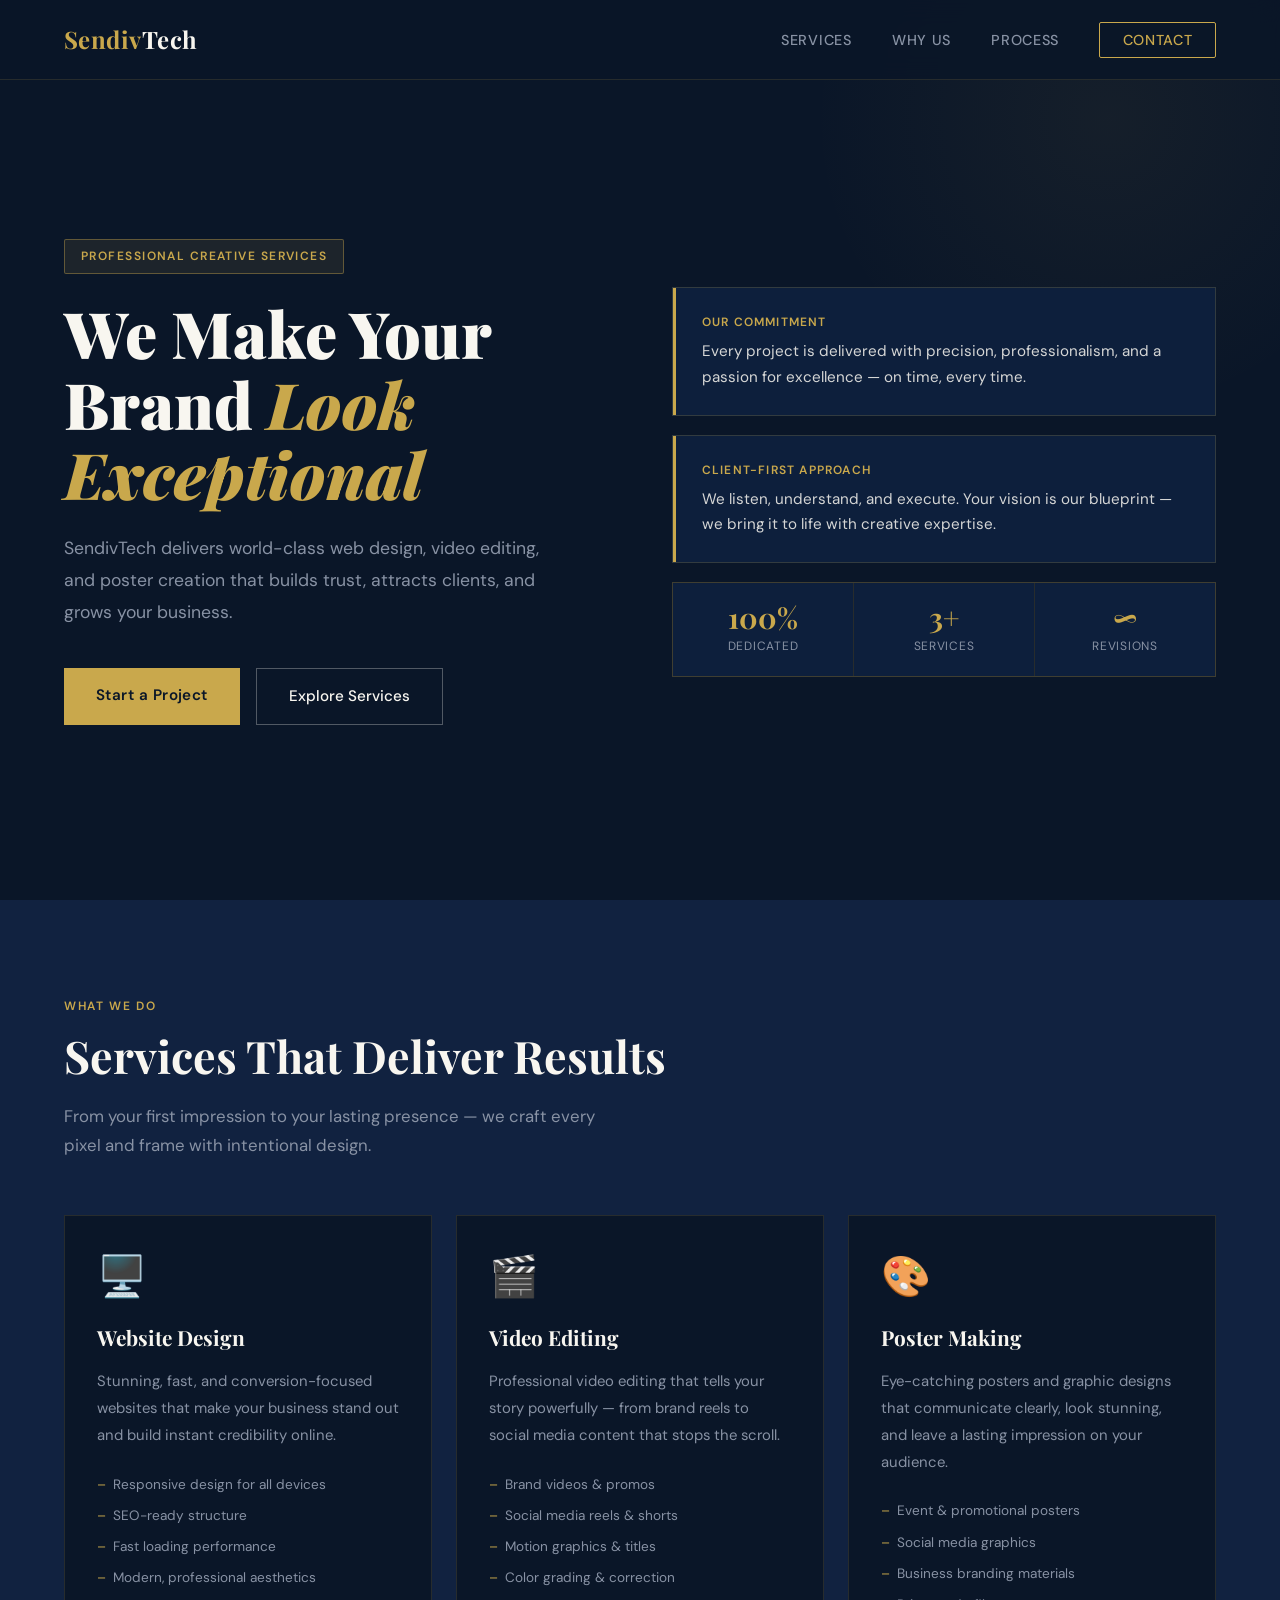
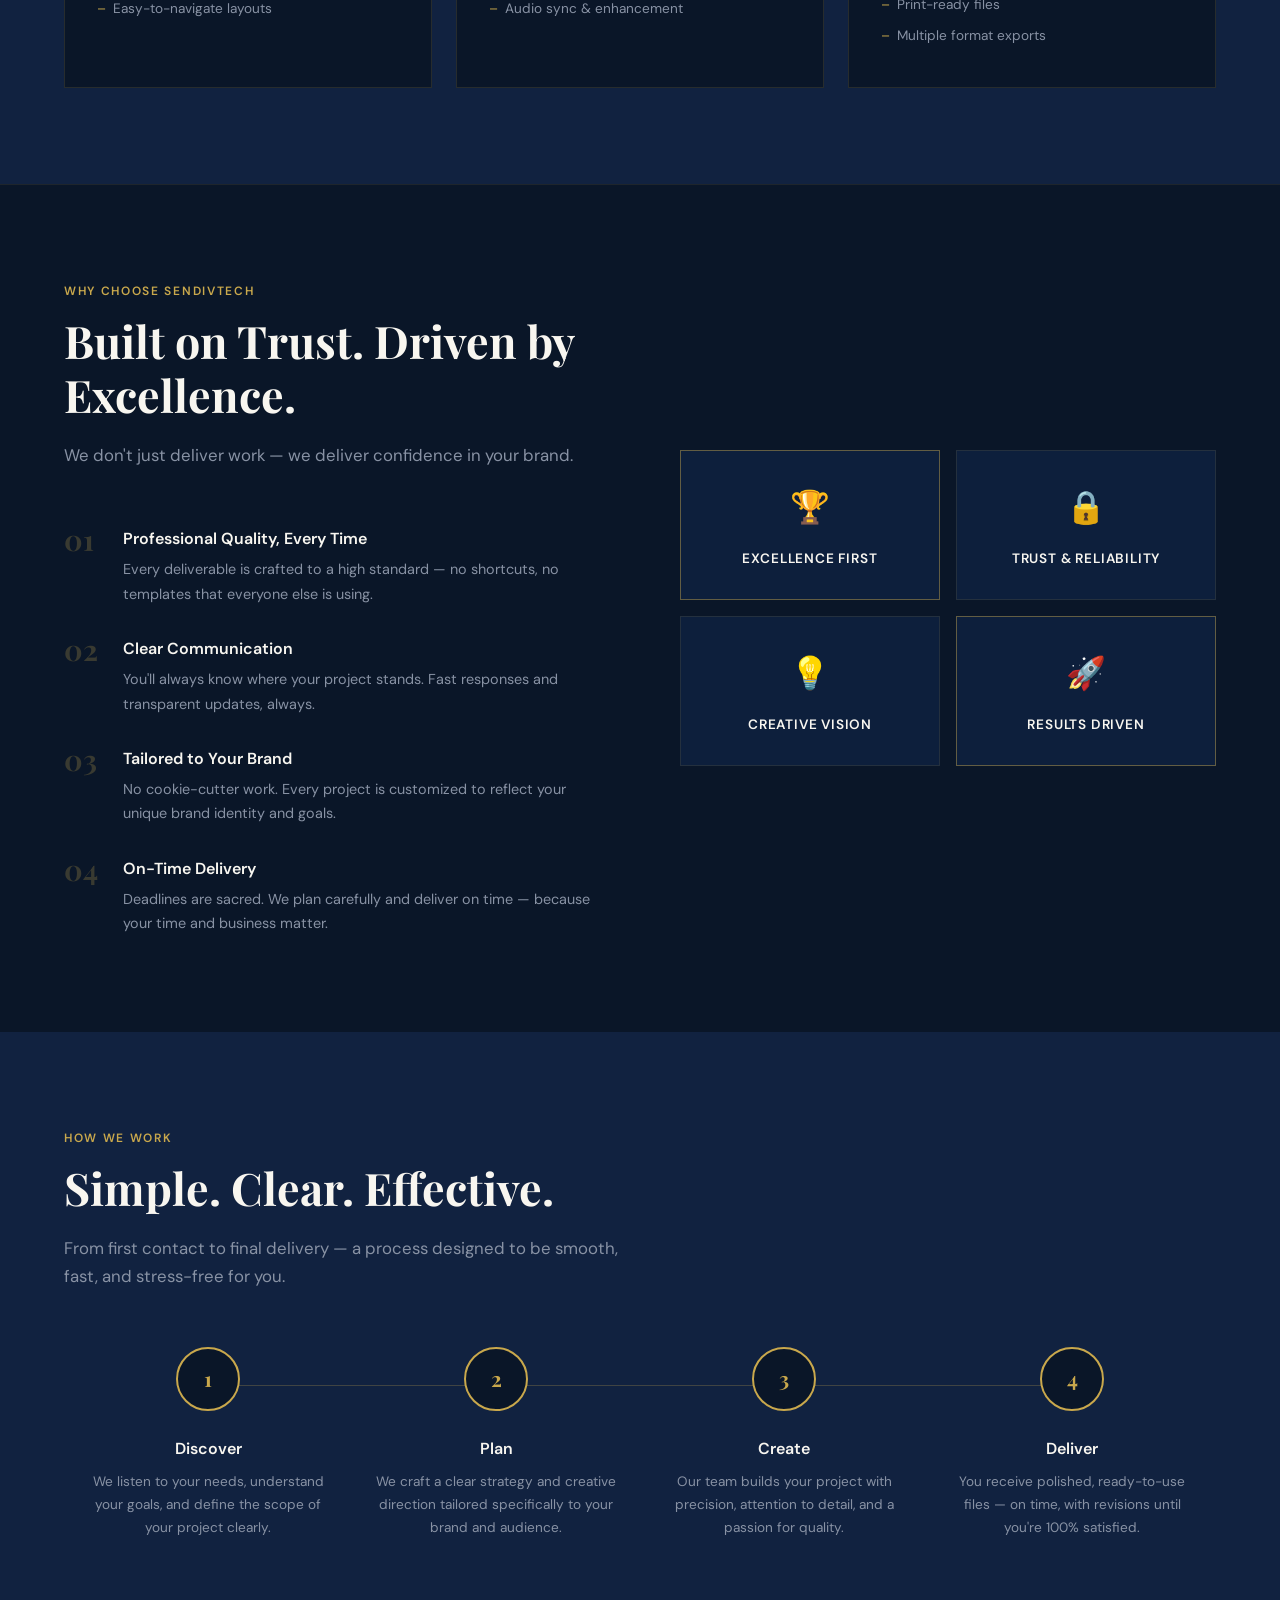
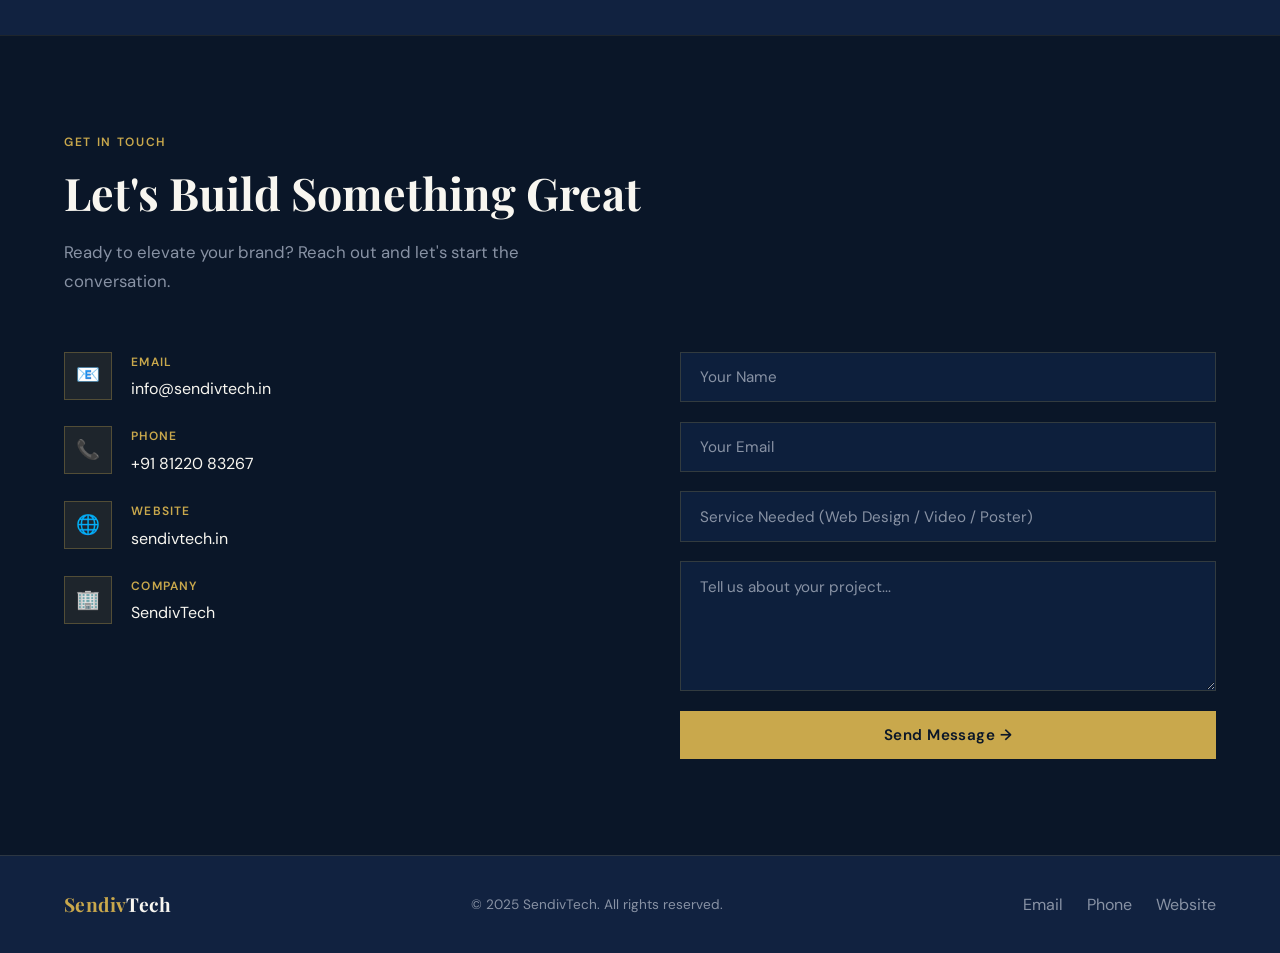
<file: index (1).html>
<!DOCTYPE html>
<html lang="en">
<head>
<meta charset="UTF-8">
<meta name="viewport" content="width=device-width, initial-scale=1.0">
<title>SendivTech – Web Design | Video Editing | Poster Making</title>
<link href="https://fonts.googleapis.com/css2?family=Playfair+Display:wght@700;900&family=DM+Sans:wght@300;400;500;600&display=swap" rel="stylesheet">
<style>
  :root {
    --navy: #0a1628;
    --navy-mid: #112240;
    --gold: #c9a84c;
    --gold-light: #e8c97a;
    --white: #f8f6f0;
    --gray: #8892a4;
    --card-bg: #0d1f3c;
  }

  *, *::before, *::after { box-sizing: border-box; margin: 0; padding: 0; }

  html { scroll-behavior: smooth; }

  body {
    background: var(--navy);
    color: var(--white);
    font-family: 'DM Sans', sans-serif;
    font-weight: 400;
    line-height: 1.7;
    overflow-x: hidden;
  }

  /* NAV */
  nav {
    position: fixed;
    top: 0; left: 0; right: 0;
    z-index: 100;
    display: flex;
    align-items: center;
    justify-content: space-between;
    padding: 1.2rem 5%;
    background: rgba(10, 22, 40, 0.92);
    backdrop-filter: blur(12px);
    border-bottom: 1px solid rgba(201, 168, 76, 0.15);
  }

  .logo {
    font-family: 'Playfair Display', serif;
    font-size: 1.5rem;
    font-weight: 700;
    color: var(--gold);
    letter-spacing: 0.02em;
    text-decoration: none;
  }

  .logo span { color: var(--white); }

  nav ul { list-style: none; display: flex; gap: 2.5rem; }
  nav ul a {
    color: var(--gray);
    text-decoration: none;
    font-size: 0.9rem;
    font-weight: 500;
    letter-spacing: 0.05em;
    text-transform: uppercase;
    transition: color 0.3s;
  }
  nav ul a:hover { color: var(--gold); }

  .nav-cta {
    background: transparent;
    border: 1.5px solid var(--gold);
    color: var(--gold) !important;
    padding: 0.5rem 1.4rem;
    border-radius: 2px;
    transition: background 0.3s, color 0.3s !important;
  }
  .nav-cta:hover { background: var(--gold) !important; color: var(--navy) !important; }

  /* HERO */
  #hero {
    min-height: 100vh;
    display: flex;
    align-items: center;
    padding: 8rem 5% 4rem;
    position: relative;
    overflow: hidden;
  }

  .hero-grid {
    display: grid;
    grid-template-columns: 1fr 1fr;
    gap: 4rem;
    align-items: center;
    width: 100%;
    max-width: 1200px;
    margin: 0 auto;
  }

  .badge {
    display: inline-block;
    background: rgba(201, 168, 76, 0.1);
    border: 1px solid rgba(201, 168, 76, 0.4);
    color: var(--gold);
    font-size: 0.75rem;
    font-weight: 600;
    letter-spacing: 0.12em;
    text-transform: uppercase;
    padding: 0.4rem 1rem;
    border-radius: 2px;
    margin-bottom: 1.5rem;
  }

  h1 {
    font-family: 'Playfair Display', serif;
    font-size: clamp(2.8rem, 5vw, 4.2rem);
    font-weight: 900;
    line-height: 1.1;
    margin-bottom: 1.5rem;
    color: var(--white);
  }

  h1 em {
    font-style: italic;
    color: var(--gold);
  }

  .hero-desc {
    font-size: 1.1rem;
    color: var(--gray);
    max-width: 480px;
    margin-bottom: 2.5rem;
    line-height: 1.8;
  }

  .btn-group { display: flex; gap: 1rem; flex-wrap: wrap; }

  .btn-primary {
    background: var(--gold);
    color: var(--navy);
    padding: 0.9rem 2rem;
    font-family: 'DM Sans', sans-serif;
    font-weight: 600;
    font-size: 0.95rem;
    border: none;
    cursor: pointer;
    text-decoration: none;
    letter-spacing: 0.03em;
    transition: background 0.3s, transform 0.2s;
    display: inline-block;
  }
  .btn-primary:hover { background: var(--gold-light); transform: translateY(-2px); }

  .btn-outline {
    background: transparent;
    color: var(--white);
    padding: 0.9rem 2rem;
    font-family: 'DM Sans', sans-serif;
    font-weight: 500;
    font-size: 0.95rem;
    border: 1.5px solid rgba(248, 246, 240, 0.3);
    cursor: pointer;
    text-decoration: none;
    transition: border-color 0.3s, color 0.3s, transform 0.2s;
    display: inline-block;
  }
  .btn-outline:hover { border-color: var(--gold); color: var(--gold); transform: translateY(-2px); }

  /* HERO VISUAL CARD */
  .hero-visual {
    display: flex;
    flex-direction: column;
    gap: 1.2rem;
  }

  .trust-card {
    background: var(--card-bg);
    border: 1px solid rgba(201, 168, 76, 0.2);
    padding: 1.5rem 1.8rem;
    position: relative;
    overflow: hidden;
  }

  .trust-card::before {
    content: '';
    position: absolute;
    top: 0; left: 0;
    width: 3px;
    height: 100%;
    background: var(--gold);
  }

  .trust-card h3 {
    font-size: 0.75rem;
    font-weight: 600;
    letter-spacing: 0.1em;
    text-transform: uppercase;
    color: var(--gold);
    margin-bottom: 0.4rem;
  }

  .trust-card p {
    font-size: 0.95rem;
    color: var(--white);
    opacity: 0.85;
  }

  .stats-row {
    display: grid;
    grid-template-columns: repeat(3, 1fr);
    gap: 1px;
    background: rgba(201, 168, 76, 0.15);
    border: 1px solid rgba(201, 168, 76, 0.15);
  }

  .stat {
    background: var(--card-bg);
    padding: 1.2rem 1rem;
    text-align: center;
  }

  .stat-num {
    font-family: 'Playfair Display', serif;
    font-size: 1.8rem;
    font-weight: 700;
    color: var(--gold);
    line-height: 1;
  }

  .stat-label {
    font-size: 0.75rem;
    color: var(--gray);
    margin-top: 0.3rem;
    text-transform: uppercase;
    letter-spacing: 0.06em;
  }

  /* DECORATIVE BG */
  .hero-bg {
    position: absolute;
    inset: 0;
    pointer-events: none;
    z-index: -1;
  }

  .hero-bg::before {
    content: '';
    position: absolute;
    top: -20%;
    right: -10%;
    width: 600px;
    height: 600px;
    border-radius: 50%;
    background: radial-gradient(circle, rgba(201,168,76,0.06) 0%, transparent 70%);
  }

  /* SECTION SHARED */
  section { padding: 6rem 5%; }

  .section-label {
    font-size: 0.75rem;
    font-weight: 600;
    letter-spacing: 0.14em;
    text-transform: uppercase;
    color: var(--gold);
    margin-bottom: 0.8rem;
  }

  h2 {
    font-family: 'Playfair Display', serif;
    font-size: clamp(2rem, 3.5vw, 2.8rem);
    font-weight: 700;
    line-height: 1.2;
    margin-bottom: 1.2rem;
  }

  .section-intro {
    font-size: 1.05rem;
    color: var(--gray);
    max-width: 560px;
    margin-bottom: 3.5rem;
  }

  .container { max-width: 1200px; margin: 0 auto; }

  /* SERVICES */
  #services { background: var(--navy-mid); }

  .services-grid {
    display: grid;
    grid-template-columns: repeat(3, 1fr);
    gap: 1.5rem;
  }

  .service-card {
    background: var(--navy);
    border: 1px solid rgba(201, 168, 76, 0.15);
    padding: 2.5rem 2rem;
    transition: border-color 0.3s, transform 0.3s;
    position: relative;
    overflow: hidden;
  }

  .service-card:hover {
    border-color: var(--gold);
    transform: translateY(-4px);
  }

  .service-icon {
    font-size: 2.5rem;
    margin-bottom: 1.5rem;
    display: block;
    line-height: 1;
  }

  .service-card h3 {
    font-family: 'Playfair Display', serif;
    font-size: 1.3rem;
    font-weight: 700;
    margin-bottom: 0.8rem;
    color: var(--white);
  }

  .service-card p {
    font-size: 0.93rem;
    color: var(--gray);
    line-height: 1.8;
  }

  .service-features {
    list-style: none;
    margin-top: 1.5rem;
    display: flex;
    flex-direction: column;
    gap: 0.5rem;
  }

  .service-features li {
    font-size: 0.85rem;
    color: var(--gray);
    padding-left: 1rem;
    position: relative;
  }

  .service-features li::before {
    content: '–';
    position: absolute;
    left: 0;
    color: var(--gold);
  }

  /* WHY CHOOSE US */
  #why {
    background: var(--navy);
    border-top: 1px solid rgba(201,168,76,0.1);
  }

  .why-grid {
    display: grid;
    grid-template-columns: 1fr 1fr;
    gap: 5rem;
    align-items: center;
  }

  .why-list {
    list-style: none;
    display: flex;
    flex-direction: column;
    gap: 1.8rem;
  }

  .why-item {
    display: flex;
    gap: 1.2rem;
    align-items: flex-start;
  }

  .why-num {
    font-family: 'Playfair Display', serif;
    font-size: 1.8rem;
    font-weight: 700;
    color: rgba(201, 168, 76, 0.25);
    line-height: 1;
    min-width: 2.5rem;
  }

  .why-content h4 {
    font-size: 1rem;
    font-weight: 600;
    color: var(--white);
    margin-bottom: 0.3rem;
  }

  .why-content p {
    font-size: 0.9rem;
    color: var(--gray);
    line-height: 1.7;
  }

  .why-visual {
    display: grid;
    grid-template-columns: 1fr 1fr;
    gap: 1rem;
  }

  .why-box {
    background: var(--card-bg);
    border: 1px solid rgba(201, 168, 76, 0.12);
    padding: 1.8rem 1.5rem;
    text-align: center;
  }

  .why-box-icon { font-size: 2rem; display: block; margin-bottom: 0.8rem; }

  .why-box h5 {
    font-size: 0.85rem;
    font-weight: 600;
    color: var(--white);
    text-transform: uppercase;
    letter-spacing: 0.06em;
  }

  .why-box.gold-border { border-color: rgba(201, 168, 76, 0.45); }

  /* PROCESS */
  #process { background: var(--navy-mid); }

  .process-steps {
    display: grid;
    grid-template-columns: repeat(4, 1fr);
    gap: 0;
    position: relative;
  }

  .process-steps::before {
    content: '';
    position: absolute;
    top: 2.4rem;
    left: 12%;
    right: 12%;
    height: 1px;
    background: rgba(201, 168, 76, 0.25);
    z-index: 0;
  }

  .step {
    text-align: center;
    padding: 0 1.5rem;
    position: relative;
    z-index: 1;
  }

  .step-num {
    width: 4rem;
    height: 4rem;
    background: var(--navy);
    border: 2px solid var(--gold);
    border-radius: 50%;
    display: flex;
    align-items: center;
    justify-content: center;
    margin: 0 auto 1.5rem;
    font-family: 'Playfair Display', serif;
    font-size: 1.3rem;
    font-weight: 700;
    color: var(--gold);
  }

  .step h4 {
    font-size: 1rem;
    font-weight: 600;
    color: var(--white);
    margin-bottom: 0.5rem;
  }

  .step p {
    font-size: 0.85rem;
    color: var(--gray);
    line-height: 1.7;
  }

  /* CONTACT */
  #contact {
    background: var(--navy);
    border-top: 1px solid rgba(201,168,76,0.1);
  }

  .contact-grid {
    display: grid;
    grid-template-columns: 1fr 1fr;
    gap: 5rem;
    align-items: start;
  }

  .contact-info { display: flex; flex-direction: column; gap: 1.5rem; }

  .contact-item {
    display: flex;
    align-items: flex-start;
    gap: 1.2rem;
  }

  .contact-icon {
    width: 3rem;
    height: 3rem;
    background: rgba(201, 168, 76, 0.1);
    border: 1px solid rgba(201, 168, 76, 0.3);
    display: flex;
    align-items: center;
    justify-content: center;
    font-size: 1.2rem;
    flex-shrink: 0;
  }

  .contact-item a, .contact-item p {
    color: var(--white);
    text-decoration: none;
    font-size: 1rem;
    transition: color 0.3s;
  }

  .contact-item a:hover { color: var(--gold); }

  .contact-item .label {
    font-size: 0.75rem;
    font-weight: 600;
    letter-spacing: 0.1em;
    text-transform: uppercase;
    color: var(--gold);
    margin-bottom: 0.2rem;
  }

  .contact-form {
    display: flex;
    flex-direction: column;
    gap: 1.2rem;
  }

  .contact-form input,
  .contact-form textarea {
    background: var(--card-bg);
    border: 1px solid rgba(201, 168, 76, 0.2);
    color: var(--white);
    padding: 0.9rem 1.2rem;
    font-family: 'DM Sans', sans-serif;
    font-size: 0.95rem;
    outline: none;
    transition: border-color 0.3s;
    width: 100%;
  }

  .contact-form input::placeholder,
  .contact-form textarea::placeholder { color: var(--gray); }

  .contact-form input:focus,
  .contact-form textarea:focus { border-color: var(--gold); }

  .contact-form textarea { resize: vertical; min-height: 130px; }

  /* FOOTER */
  footer {
    background: var(--navy-mid);
    border-top: 1px solid rgba(201,168,76,0.15);
    padding: 2rem 5%;
    display: flex;
    align-items: center;
    justify-content: space-between;
    flex-wrap: wrap;
    gap: 1rem;
  }

  footer .logo { font-size: 1.2rem; }

  footer p {
    font-size: 0.85rem;
    color: var(--gray);
  }

  footer a {
    color: var(--gray);
    text-decoration: none;
    transition: color 0.3s;
  }
  footer a:hover { color: var(--gold); }

  /* ANIMATIONS */
  @keyframes fadeUp {
    from { opacity: 0; transform: translateY(30px); }
    to { opacity: 1; transform: translateY(0); }
  }

  .hero-content > * {
    animation: fadeUp 0.7s ease both;
  }
  .hero-content > *:nth-child(1) { animation-delay: 0.1s; }
  .hero-content > *:nth-child(2) { animation-delay: 0.25s; }
  .hero-content > *:nth-child(3) { animation-delay: 0.4s; }
  .hero-content > *:nth-child(4) { animation-delay: 0.55s; }

  /* RESPONSIVE */
  @media (max-width: 900px) {
    nav ul { display: none; }
    .hero-grid { grid-template-columns: 1fr; gap: 3rem; }
    .services-grid { grid-template-columns: 1fr; }
    .why-grid { grid-template-columns: 1fr; gap: 2.5rem; }
    .process-steps { grid-template-columns: 1fr 1fr; gap: 2rem; }
    .process-steps::before { display: none; }
    .contact-grid { grid-template-columns: 1fr; gap: 2.5rem; }
    footer { flex-direction: column; text-align: center; }
  }
</style>
</head>
<body>

<!-- NAV -->
<nav>
  <a href="#hero" class="logo">Sendiv<span>Tech</span></a>
  <ul>
    <li><a href="#services">Services</a></li>
    <li><a href="#why">Why Us</a></li>
    <li><a href="#process">Process</a></li>
    <li><a href="#contact" class="nav-cta">Contact</a></li>
  </ul>
</nav>

<!-- HERO -->
<section id="hero">
  <div class="hero-bg"></div>
  <div class="hero-grid">
    <div class="hero-content">
      <span class="badge">Professional Creative Services</span>
      <h1>We Make Your Brand <em>Look Exceptional</em></h1>
      <p class="hero-desc">SendivTech delivers world-class web design, video editing, and poster creation that builds trust, attracts clients, and grows your business.</p>
      <div class="btn-group">
        <a href="#contact" class="btn-primary">Start a Project</a>
        <a href="#services" class="btn-outline">Explore Services</a>
      </div>
    </div>

    <div class="hero-visual">
      <div class="trust-card">
        <h3>Our Commitment</h3>
        <p>Every project is delivered with precision, professionalism, and a passion for excellence — on time, every time.</p>
      </div>
      <div class="trust-card">
        <h3>Client-First Approach</h3>
        <p>We listen, understand, and execute. Your vision is our blueprint — we bring it to life with creative expertise.</p>
      </div>
      <div class="stats-row">
        <div class="stat">
          <div class="stat-num">100%</div>
          <div class="stat-label">Dedicated</div>
        </div>
        <div class="stat">
          <div class="stat-num">3+</div>
          <div class="stat-label">Services</div>
        </div>
        <div class="stat">
          <div class="stat-num">∞</div>
          <div class="stat-label">Revisions</div>
        </div>
      </div>
    </div>
  </div>
</section>

<!-- SERVICES -->
<section id="services">
  <div class="container">
    <p class="section-label">What We Do</p>
    <h2>Services That Deliver Results</h2>
    <p class="section-intro">From your first impression to your lasting presence — we craft every pixel and frame with intentional design.</p>

    <div class="services-grid">
      <div class="service-card">
        <span class="service-icon">🖥️</span>
        <h3>Website Design</h3>
        <p>Stunning, fast, and conversion-focused websites that make your business stand out and build instant credibility online.</p>
        <ul class="service-features">
          <li>Responsive design for all devices</li>
          <li>SEO-ready structure</li>
          <li>Fast loading performance</li>
          <li>Modern, professional aesthetics</li>
          <li>Easy-to-navigate layouts</li>
        </ul>
      </div>

      <div class="service-card">
        <span class="service-icon">🎬</span>
        <h3>Video Editing</h3>
        <p>Professional video editing that tells your story powerfully — from brand reels to social media content that stops the scroll.</p>
        <ul class="service-features">
          <li>Brand videos & promos</li>
          <li>Social media reels & shorts</li>
          <li>Motion graphics & titles</li>
          <li>Color grading & correction</li>
          <li>Audio sync & enhancement</li>
        </ul>
      </div>

      <div class="service-card">
        <span class="service-icon">🎨</span>
        <h3>Poster Making</h3>
        <p>Eye-catching posters and graphic designs that communicate clearly, look stunning, and leave a lasting impression on your audience.</p>
        <ul class="service-features">
          <li>Event & promotional posters</li>
          <li>Social media graphics</li>
          <li>Business branding materials</li>
          <li>Print-ready files</li>
          <li>Multiple format exports</li>
        </ul>
      </div>
    </div>
  </div>
</section>

<!-- WHY US -->
<section id="why">
  <div class="container">
    <div class="why-grid">
      <div>
        <p class="section-label">Why Choose SendivTech</p>
        <h2>Built on Trust. Driven by Excellence.</h2>
        <p class="section-intro">We don't just deliver work — we deliver confidence in your brand.</p>

        <ul class="why-list">
          <li class="why-item">
            <span class="why-num">01</span>
            <div class="why-content">
              <h4>Professional Quality, Every Time</h4>
              <p>Every deliverable is crafted to a high standard — no shortcuts, no templates that everyone else is using.</p>
            </div>
          </li>
          <li class="why-item">
            <span class="why-num">02</span>
            <div class="why-content">
              <h4>Clear Communication</h4>
              <p>You'll always know where your project stands. Fast responses and transparent updates, always.</p>
            </div>
          </li>
          <li class="why-item">
            <span class="why-num">03</span>
            <div class="why-content">
              <h4>Tailored to Your Brand</h4>
              <p>No cookie-cutter work. Every project is customized to reflect your unique brand identity and goals.</p>
            </div>
          </li>
          <li class="why-item">
            <span class="why-num">04</span>
            <div class="why-content">
              <h4>On-Time Delivery</h4>
              <p>Deadlines are sacred. We plan carefully and deliver on time — because your time and business matter.</p>
            </div>
          </li>
        </ul>
      </div>

      <div class="why-visual">
        <div class="why-box gold-border">
          <span class="why-box-icon">🏆</span>
          <h5>Excellence First</h5>
        </div>
        <div class="why-box">
          <span class="why-box-icon">🔒</span>
          <h5>Trust & Reliability</h5>
        </div>
        <div class="why-box">
          <span class="why-box-icon">💡</span>
          <h5>Creative Vision</h5>
        </div>
        <div class="why-box gold-border">
          <span class="why-box-icon">🚀</span>
          <h5>Results Driven</h5>
        </div>
      </div>
    </div>
  </div>
</section>

<!-- PROCESS -->
<section id="process">
  <div class="container">
    <p class="section-label">How We Work</p>
    <h2>Simple. Clear. Effective.</h2>
    <p class="section-intro">From first contact to final delivery — a process designed to be smooth, fast, and stress-free for you.</p>

    <div class="process-steps">
      <div class="step">
        <div class="step-num">1</div>
        <h4>Discover</h4>
        <p>We listen to your needs, understand your goals, and define the scope of your project clearly.</p>
      </div>
      <div class="step">
        <div class="step-num">2</div>
        <h4>Plan</h4>
        <p>We craft a clear strategy and creative direction tailored specifically to your brand and audience.</p>
      </div>
      <div class="step">
        <div class="step-num">3</div>
        <h4>Create</h4>
        <p>Our team builds your project with precision, attention to detail, and a passion for quality.</p>
      </div>
      <div class="step">
        <div class="step-num">4</div>
        <h4>Deliver</h4>
        <p>You receive polished, ready-to-use files — on time, with revisions until you're 100% satisfied.</p>
      </div>
    </div>
  </div>
</section>

<!-- CONTACT -->
<section id="contact">
  <div class="container">
    <p class="section-label">Get In Touch</p>
    <h2>Let's Build Something Great</h2>
    <p class="section-intro">Ready to elevate your brand? Reach out and let's start the conversation.</p>

    <div class="contact-grid">
      <div class="contact-info">
        <div class="contact-item">
          <div class="contact-icon">📧</div>
          <div>
            <div class="label">Email</div>
            <a href="mailto:info@sendivtech.in">info@sendivtech.in</a>
          </div>
        </div>

        <div class="contact-item">
          <div class="contact-icon">📞</div>
          <div>
            <div class="label">Phone</div>
            <a href="tel:+918122083267">+91 81220 83267</a>
          </div>
        </div>

        <div class="contact-item">
          <div class="contact-icon">🌐</div>
          <div>
            <div class="label">Website</div>
            <a href="https://sendivtech.in" target="_blank" rel="noopener">sendivtech.in</a>
          </div>
        </div>

        <div class="contact-item">
          <div class="contact-icon">🏢</div>
          <div>
            <div class="label">Company</div>
            <p>SendivTech</p>
          </div>
        </div>
      </div>

      <form class="contact-form" onsubmit="handleSubmit(event)">
        <input type="text" placeholder="Your Name" required>
        <input type="email" placeholder="Your Email" required>
        <input type="text" placeholder="Service Needed (Web Design / Video / Poster)">
        <textarea placeholder="Tell us about your project..."></textarea>
        <button type="submit" class="btn-primary" style="cursor:pointer; font-family:'DM Sans',sans-serif; width:100%;">Send Message →</button>
      </form>
    </div>
  </div>
</section>

<!-- FOOTER -->
<footer>
  <a href="#hero" class="logo">Sendiv<span>Tech</span></a>
  <p>© 2025 SendivTech. All rights reserved.</p>
  <div style="display:flex;gap:1.5rem;">
    <a href="mailto:info@sendivtech.in">Email</a>
    <a href="tel:+918122083267">Phone</a>
    <a href="https://sendivtech.in" target="_blank">Website</a>
  </div>
</footer>

<script>
  function handleSubmit(e) {
    e.preventDefault();
    const btn = e.target.querySelector('button');
    btn.textContent = '✓ Message Sent!';
    btn.style.background = '#2a7a4a';
    setTimeout(() => {
      btn.textContent = 'Send Message →';
      btn.style.background = '';
      e.target.reset();
    }, 3000);
  }

  const observer = new IntersectionObserver((entries) => {
    entries.forEach(entry => {
      if (entry.isIntersecting) {
        entry.target.style.opacity = '1';
        entry.target.style.transform = 'translateY(0)';
      }
    });
  }, { threshold: 0.1 });

  document.querySelectorAll('.service-card, .why-item, .step, .trust-card').forEach(el => {
    el.style.opacity = '0';
    el.style.transform = 'translateY(24px)';
    el.style.transition = 'opacity 0.6s ease, transform 0.6s ease';
    observer.observe(el);
  });
</script>
</body>
</html>
</file>
